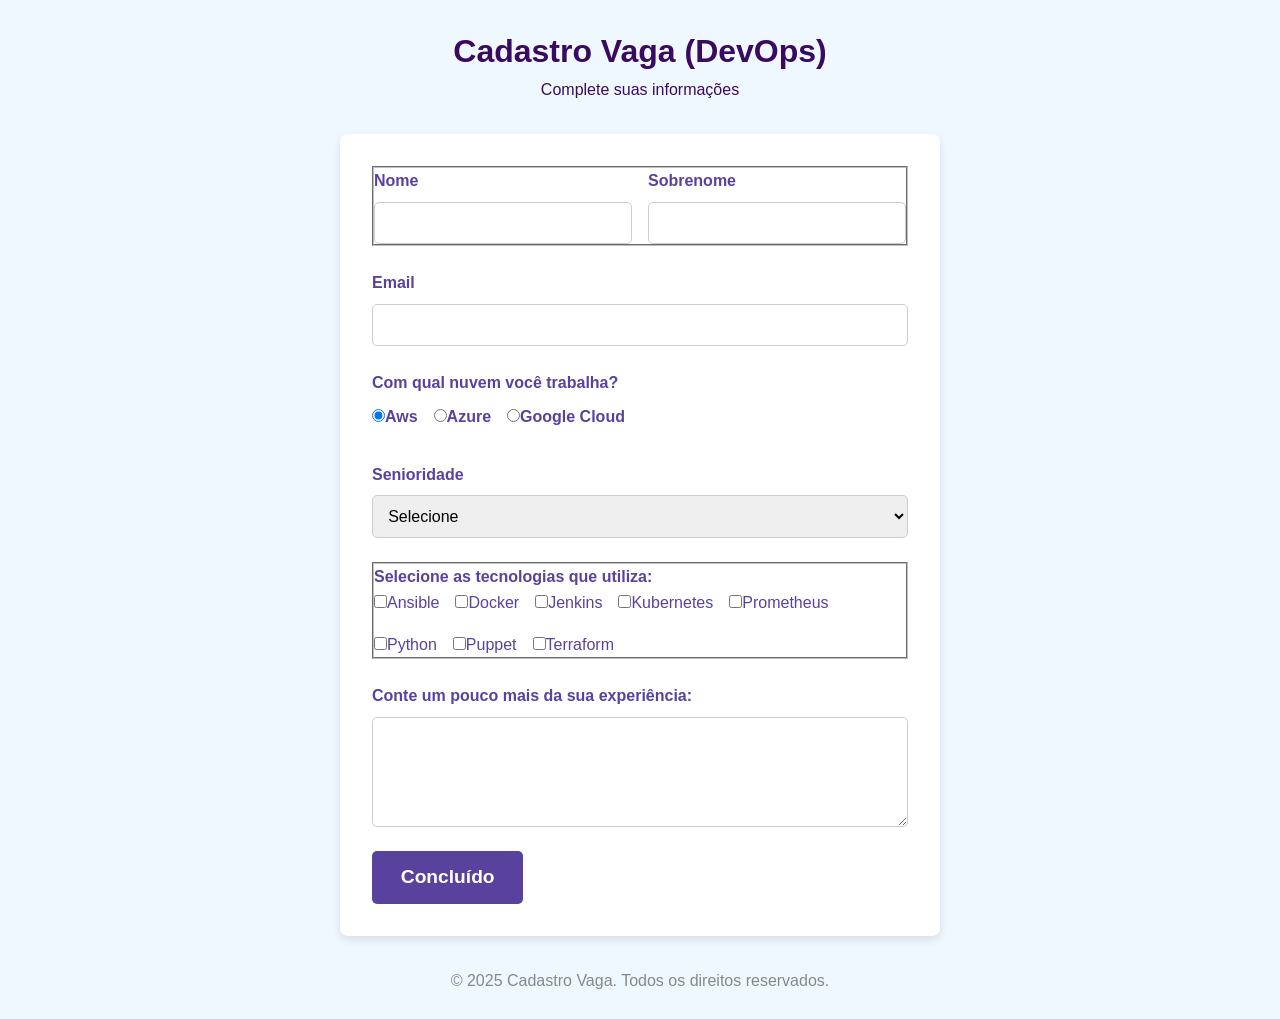
<file: formulario-html/index.html>
<!DOCTYPE html>
<html lang="pt-br">

<head>
    <meta charset="utf-8">
    <meta name="viewport" content="width=device-width, initial-scale=1.0">
    <link rel="stylesheet" href="formulario.css">
    <title>Cadastro Vaga (DevOps)</title>
</head>

<body>
    <header>
        <h1 id="titulo">Cadastro Vaga (DevOps)</h1>
        <p id="subtitulo">Complete suas informações</p>
    </header>

    <main>
        <form>
            <fieldset class="grupo">
                <div class="campo">
                    <label for="nome"><strong>Nome</strong></label>
                    <input type="text" name="nome" id="nome" required>
                </div>
                <div class="campo">
                    <label for="sobrenome"><strong>Sobrenome</strong></label>
                    <input type="text" name="sobrenome" id="sobrenome" required>
                </div>
            </fieldset>

            <div class="campo">
                <label for="email"><strong>Email</strong></label>
                <input type="email" name="email" id="email" required>
            </div>

            <div class="campo">
                <label><strong>Com qual nuvem você trabalha?</strong></label>
                <div class="radio-group">
                    <label for="aws"><input type="radio" id="aws" name="devweb" value="Aws" checked>Aws</label>
                    <label for="azure"><input type="radio" id="azure" name="devweb" value="Azure">Azure</label>
                    <label for="google-cloud"><input type="radio" id="google-cloud" name="devweb" value="Google Cloud">Google Cloud</label>
                </div>
            </div>

            <div class="campo">
                <label for="senioridade"><strong>Senioridade</strong></label>
                <select id="senioridade" name="senioridade" required>
                    <option selected disabled value="">Selecione</option>
                    <option value="junior">Júnior</option>
                    <option value="pleno">Pleno</option>
                    <option value="senior">Sênior</option>
                </select>
            </div>

            <fieldset class="grupo">
                <div id="check-group">
                    <label><strong>Selecione as tecnologias que utiliza:</strong></label>
                    <div class="checkboxes">
                        <label for="ansible"><input type="checkbox" id="ansible" name="tecnologias" value="Ansible">Ansible</label>
                        <label for="docker"><input type="checkbox" id="docker" name="tecnologias" value="Docker">Docker</label>
                        <label for="jenkins"><input type="checkbox" id="jenkins" name="tecnologias" value="Jenkins">Jenkins</label>
                        <label for="kubernetes"><input type="checkbox" id="kubernetes" name="tecnologias" value="Kubernetes">Kubernetes</label>
                        <label for="prometheus"><input type="checkbox" id="prometheus" name="tecnologias" value="Prometheus">Prometheus</label>
                        <label for="python"><input type="checkbox" id="python" name="tecnologias" value="Python">Python</label>
                        <label for="puppet"><input type="checkbox" id="puppet" name="tecnologias" value="Puppet">Puppet</label>
                        <label for="terraform"><input type="checkbox" id="terraform" name="tecnologias" value="Terraform">Terraform</label>
                    </div>
                </div>
            </fieldset>

            <div class="campo">
                <label for="experiencia"><strong>Conte um pouco mais da sua experiência:</strong></label>
                <textarea rows="6" id="experiencia" name="experiencia"></textarea>
            </div>

            <button class="botao" type="submit">Concluído</button>
        </form>
    </main>

    <footer>
        <p>&copy; 2025 Cadastro Vaga. Todos os direitos reservados.</p>
    </footer>

    <script src="script.js"></script>
</body>

</html>
</file>
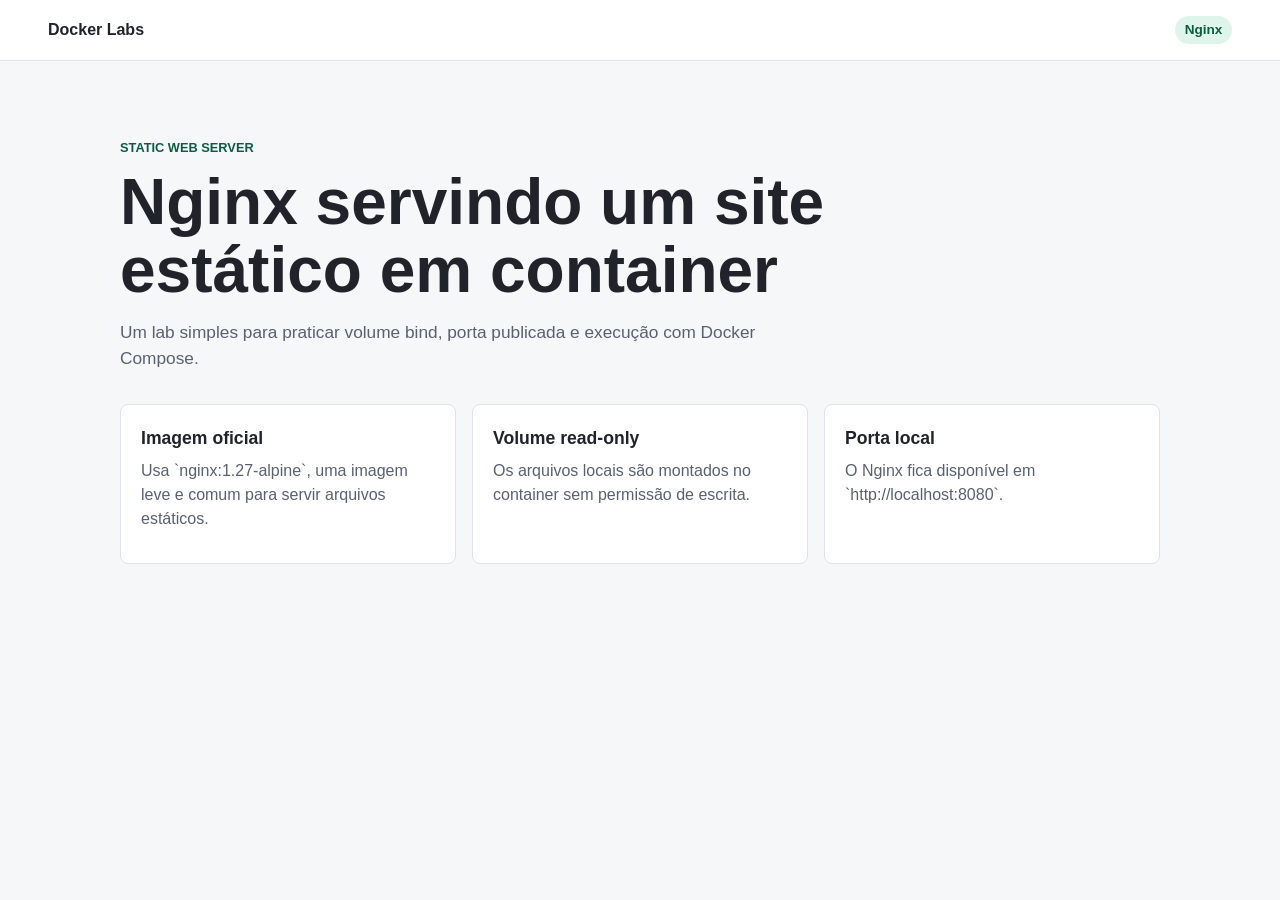
<file: site/index.html>
<!DOCTYPE html>
<html lang="pt-br">

<head>
    <meta charset="utf-8">
    <meta name="viewport" content="width=device-width, initial-scale=1.0">
    <link rel="stylesheet" href="style.css">
    <title>Site Lab</title>
</head>

<body>
    <header class="topbar">
        <span class="brand">Docker Labs</span>
        <span class="badge">Nginx</span>
    </header>

    <main class="page">
        <section class="hero">
            <p class="eyebrow">Static web server</p>
            <h1>Nginx servindo um site estático em container</h1>
            <p class="summary">
                Um lab simples para praticar volume bind, porta publicada e execução com Docker Compose.
            </p>
        </section>

        <section class="grid" aria-label="Recursos do lab">
            <article>
                <h2>Imagem oficial</h2>
                <p>Usa `nginx:1.27-alpine`, uma imagem leve e comum para servir arquivos estáticos.</p>
            </article>
            <article>
                <h2>Volume read-only</h2>
                <p>Os arquivos locais são montados no container sem permissão de escrita.</p>
            </article>
            <article>
                <h2>Porta local</h2>
                <p>O Nginx fica disponível em `http://localhost:8080`.</p>
            </article>
        </section>
    </main>
</body>

</html>
</file>
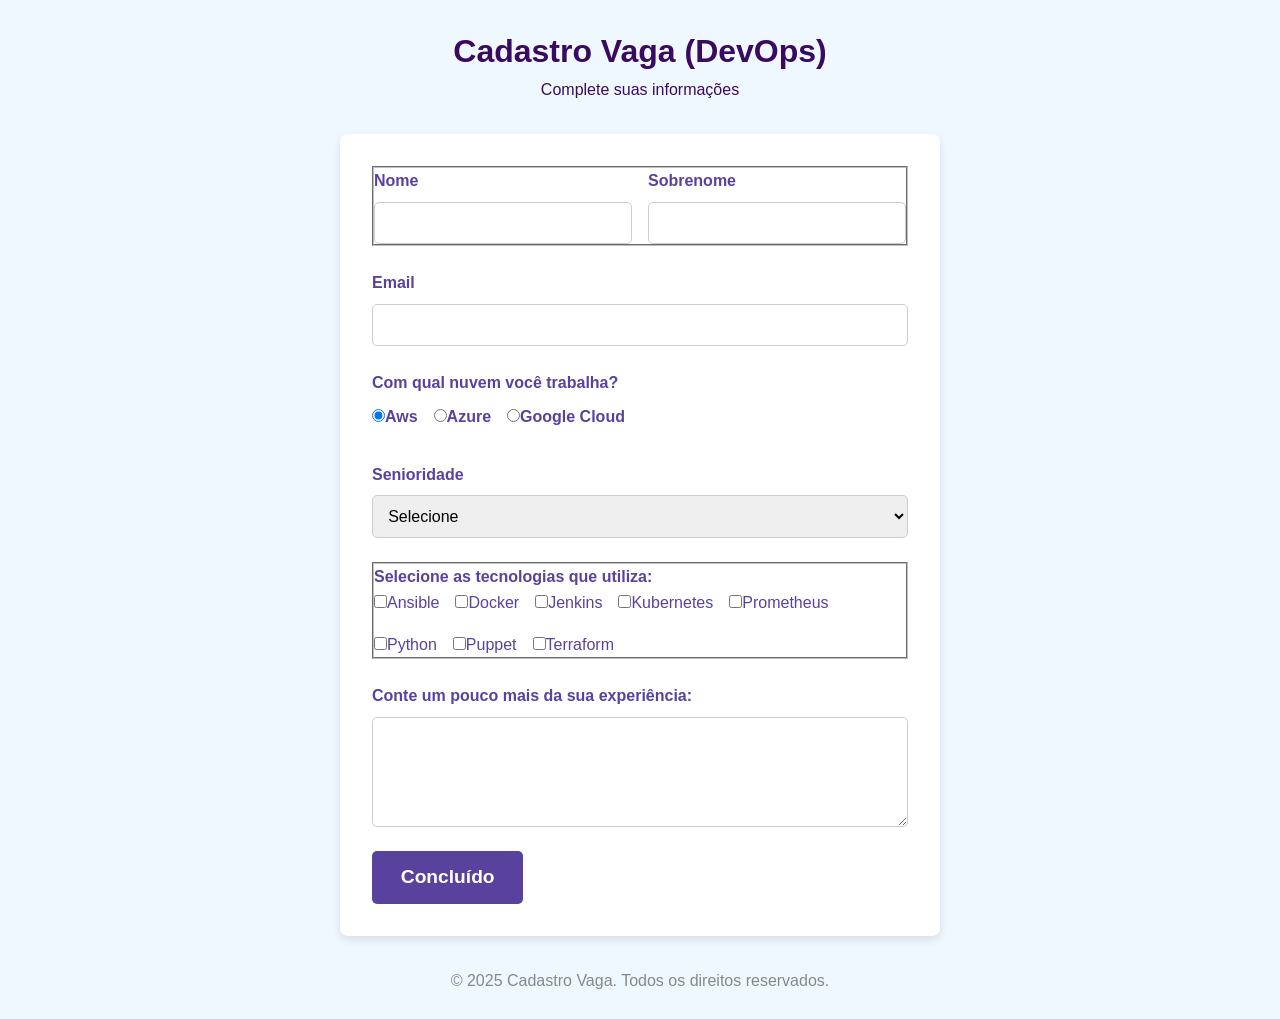
<file: formulario-html/Public-HTML/index.html>
<!DOCTYPE html>
<html lang="pt-br">

<head>
    <meta charset="utf-8">
    <meta name="viewport" content="width=device-width, initial-scale=1.0">
    <link rel="stylesheet" href="formulario.css">
    <title>Cadastro Vaga (DevOps)</title>
</head>

<body>
    <header>
        <h1 id="titulo">Cadastro Vaga (DevOps)</h1>
        <p id="subtitulo">Complete suas informações</p>
    </header>

    <main>
        <form>
            <fieldset class="grupo">
                <div class="campo">
                    <label for="nome"><strong>Nome</strong></label>
                    <input type="text" name="nome" id="nome" required>
                </div>
                <div class="campo">
                    <label for="sobrenome"><strong>Sobrenome</strong></label>
                    <input type="text" name="sobrenome" id="sobrenome" required>
                </div>
            </fieldset>

            <div class="campo">
                <label for="email"><strong>Email</strong></label>
                <input type="email" name="email" id="email" required>
            </div>

            <div class="campo">
                <label><strong>Com qual nuvem você trabalha?</strong></label>
                <div class="radio-group">
                    <label for="aws"><input type="radio" id="aws" name="devweb" value="Aws" checked>Aws</label>
                    <label for="azure"><input type="radio" id="azure" name="devweb" value="Azure">Azure</label>
                    <label for="google-cloud"><input type="radio" id="google-cloud" name="devweb" value="Google Cloud">Google Cloud</label>
                </div>
            </div>

            <div class="campo">
                <label for="senioridade"><strong>Senioridade</strong></label>
                <select id="senioridade" name="senioridade" required>
                    <option selected disabled value="">Selecione</option>
                    <option value="junior">Júnior</option>
                    <option value="pleno">Pleno</option>
                    <option value="senior">Sênior</option>
                </select>
            </div>

            <fieldset class="grupo">
                <div id="check-group">
                    <label><strong>Selecione as tecnologias que utiliza:</strong></label>
                    <div class="checkboxes">
                        <label for="ansible"><input type="checkbox" id="ansible" name="tecnologias" value="Ansible">Ansible</label>
                        <label for="docker"><input type="checkbox" id="docker" name="tecnologias" value="Docker">Docker</label>
                        <label for="jenkins"><input type="checkbox" id="jenkins" name="tecnologias" value="Jenkins">Jenkins</label>
                        <label for="kubernetes"><input type="checkbox" id="kubernetes" name="tecnologias" value="Kubernetes">Kubernetes</label>
                        <label for="prometheus"><input type="checkbox" id="prometheus" name="tecnologias" value="Prometheus">Prometheus</label>
                        <label for="python"><input type="checkbox" id="python" name="tecnologias" value="Python">Python</label>
                        <label for="puppet"><input type="checkbox" id="puppet" name="tecnologias" value="Puppet">Puppet</label>
                        <label for="terraform"><input type="checkbox" id="terraform" name="tecnologias" value="Terraform">Terraform</label>
                    </div>
                </div>
            </fieldset>

            <div class="campo">
                <label for="experiencia"><strong>Conte um pouco mais da sua experiência:</strong></label>
                <textarea rows="6" id="experiencia" name="experiencia"></textarea>
            </div>

            <button class="botao" type="submit">Concluído</button>
        </form>
    </main>

    <footer>
        <p>&copy; 2025 Cadastro Vaga. Todos os direitos reservados.</p>
    </footer>

    <script src="script.js"></script>
</body>

</html>
</file>
<file: formulario-html/formulario.css>
/* Variáveis CSS para cores */
:root {
    --cor-primaria: #59429d;
    --cor-secundaria: #380B61;
    --cor-fundo: #F0F8FF;
    --cor-botao: #59429d;
    --cor-hover-botao: #CCBBFF;
}

/* Estilos globais */
* {
    margin: 0;
    padding: 0;
    box-sizing: border-box;
}

body {
    background-color: var(--cor-fundo);
    font-family: sans-serif;
    color: var(--cor-primaria);
    line-height: 1.6;
    padding: 2% 1rem;
}

header {
    text-align: center;
    margin-bottom: 2rem;
}

#titulo, #subtitulo {
    color: var(--cor-secundaria);
}

main {
    max-width: 600px;
    margin: 0 auto;
    background-color: #fff;
    padding: 2rem;
    border-radius: 8px;
    box-shadow: 0 4px 8px rgba(0, 0, 0, 0.1);
}

form {
    display: flex;
    flex-direction: column;
    gap: 1.5rem;
}

.grupo {
    display: flex;
    gap: 1rem;
    flex-wrap: wrap;
}

.campo {
    flex: 1 1 100%;
    display: flex;
    flex-direction: column;
}

.campo label {
    margin-bottom: 0.5rem;
    font-weight: bold;
    display: block;
}

.campo input, .campo select, .campo textarea {
    padding: 0.7em;
    border: 1px solid #ccc;
    border-radius: 5px;
    font-size: 1em;
}

.campo input:focus, .campo select:focus, .campo textarea:focus {
    outline: none;
    border-color: var(--cor-primaria);
    box-shadow: 0 0 5px rgba(89, 66, 157, 0.5);
}

.radio-group, .checkboxes {
    display: flex;
    flex-wrap: wrap;
    gap: 1rem;
}

.botao {
    font-size: 1.2em;
    font-weight: bold;
    color: #fff;
    background: var(--cor-botao);
    border: none;
    padding: 0.8em 1.5em;
    border-radius: 5px;
    cursor: pointer;
    transition: background 0.3s ease;
    align-self: flex-start;
}

.botao:hover {
    background: var(--cor-hover-botao);
    color: var(--cor-primaria);
}

footer {
    text-align: center;
    margin-top: 2rem;
    color: #888;
}

/* Responsividade */
@media (min-width: 768px) {
    .grupo {
        flex-wrap: nowrap;
    }

    .campo {
        flex: 1;
    }
}
</file>
<file: site/style.css>
:root {
    --color-bg: #f6f7f9;
    --color-panel: #ffffff;
    --color-text: #20242a;
    --color-muted: #596171;
    --color-accent: #14825d;
    --color-accent-dark: #0d5c42;
    --color-border: #dfe3ea;
}

* {
    box-sizing: border-box;
}

body {
    margin: 0;
    min-height: 100vh;
    background: var(--color-bg);
    color: var(--color-text);
    font-family: Arial, Helvetica, sans-serif;
    line-height: 1.5;
}

.topbar {
    display: flex;
    align-items: center;
    justify-content: space-between;
    padding: 1rem clamp(1rem, 4vw, 3rem);
    border-bottom: 1px solid var(--color-border);
    background: var(--color-panel);
}

.brand {
    font-weight: 700;
}

.badge {
    padding: 0.25rem 0.6rem;
    border-radius: 999px;
    background: #dff5ec;
    color: var(--color-accent-dark);
    font-size: 0.85rem;
    font-weight: 700;
}

.page {
    width: min(1040px, calc(100% - 2rem));
    margin: 0 auto;
    padding: clamp(2rem, 6vw, 5rem) 0;
}

.hero {
    max-width: 760px;
    margin-bottom: 2rem;
}

.eyebrow {
    margin: 0 0 0.75rem;
    color: var(--color-accent-dark);
    font-size: 0.8rem;
    font-weight: 700;
    text-transform: uppercase;
}

h1 {
    margin: 0;
    font-size: clamp(2rem, 5vw, 4rem);
    line-height: 1.05;
}

.summary {
    max-width: 640px;
    margin: 1rem 0 0;
    color: var(--color-muted);
    font-size: 1.08rem;
}

.grid {
    display: grid;
    grid-template-columns: repeat(auto-fit, minmax(220px, 1fr));
    gap: 1rem;
}

article {
    min-height: 160px;
    padding: 1.25rem;
    border: 1px solid var(--color-border);
    border-radius: 8px;
    background: var(--color-panel);
}

h2 {
    margin: 0 0 0.5rem;
    font-size: 1.1rem;
}

article p {
    margin: 0;
    color: var(--color-muted);
}
</file>
<file: formulario-html/Public-HTML/formulario.css>
/* Variáveis CSS para cores */
:root {
    --cor-primaria: #59429d;
    --cor-secundaria: #380B61;
    --cor-fundo: #F0F8FF;
    --cor-botao: #59429d;
    --cor-hover-botao: #CCBBFF;
}

/* Estilos globais */
* {
    margin: 0;
    padding: 0;
    box-sizing: border-box;
}

body {
    background-color: var(--cor-fundo);
    font-family: sans-serif;
    color: var(--cor-primaria);
    line-height: 1.6;
    padding: 2% 1rem;
}

header {
    text-align: center;
    margin-bottom: 2rem;
}

#titulo, #subtitulo {
    color: var(--cor-secundaria);
}

main {
    max-width: 600px;
    margin: 0 auto;
    background-color: #fff;
    padding: 2rem;
    border-radius: 8px;
    box-shadow: 0 4px 8px rgba(0, 0, 0, 0.1);
}

form {
    display: flex;
    flex-direction: column;
    gap: 1.5rem;
}

.grupo {
    display: flex;
    gap: 1rem;
    flex-wrap: wrap;
}

.campo {
    flex: 1 1 100%;
    display: flex;
    flex-direction: column;
}

.campo label {
    margin-bottom: 0.5rem;
    font-weight: bold;
    display: block;
}

.campo input, .campo select, .campo textarea {
    padding: 0.7em;
    border: 1px solid #ccc;
    border-radius: 5px;
    font-size: 1em;
}

.campo input:focus, .campo select:focus, .campo textarea:focus {
    outline: none;
    border-color: var(--cor-primaria);
    box-shadow: 0 0 5px rgba(89, 66, 157, 0.5);
}

.radio-group, .checkboxes {
    display: flex;
    flex-wrap: wrap;
    gap: 1rem;
}

.botao {
    font-size: 1.2em;
    font-weight: bold;
    color: #fff;
    background: var(--cor-botao);
    border: none;
    padding: 0.8em 1.5em;
    border-radius: 5px;
    cursor: pointer;
    transition: background 0.3s ease;
    align-self: flex-start;
}

.botao:hover {
    background: var(--cor-hover-botao);
    color: var(--cor-primaria);
}

footer {
    text-align: center;
    margin-top: 2rem;
    color: #888;
}

/* Responsividade */
@media (min-width: 768px) {
    .grupo {
        flex-wrap: nowrap;
    }

    .campo {
        flex: 1;
    }
}
</file>
